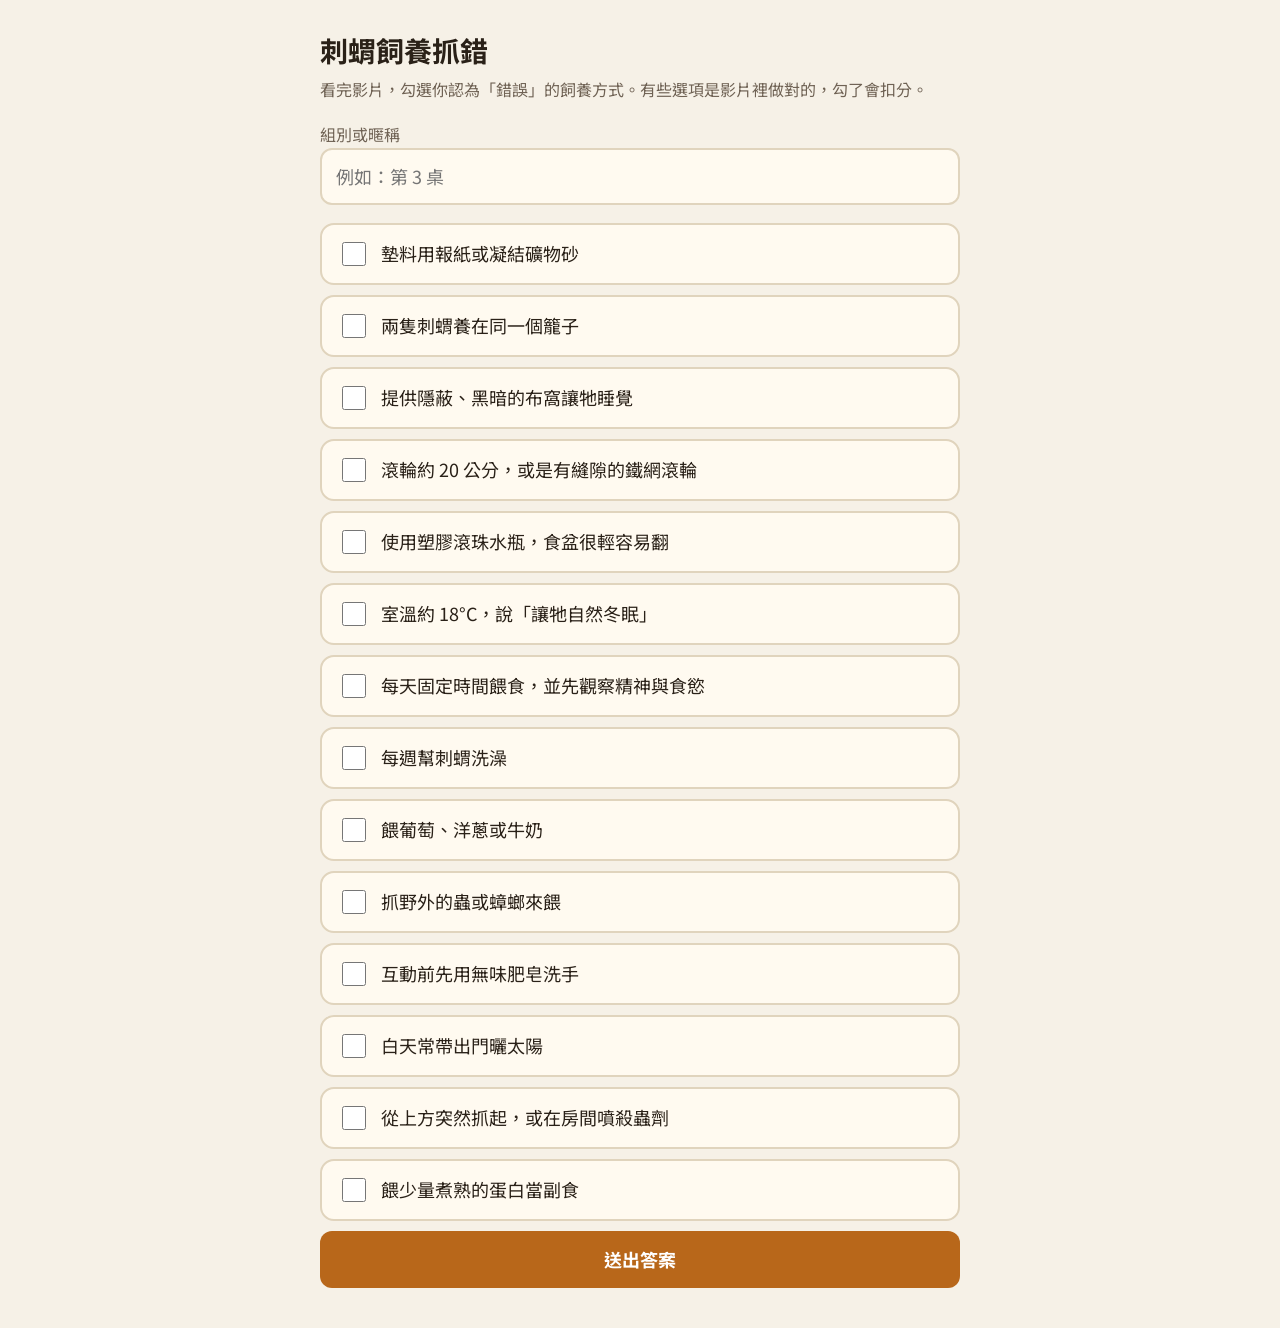
<file: index.html>
<!doctype html>
<html lang="zh-Hant"><head><meta charset="utf-8"><meta name="viewport" content="width=device-width,initial-scale=1">
<title>刺蝟抓錯</title>
<link rel="stylesheet" href="https://fonts.googleapis.com/css2?family=Noto+Sans+TC:wght@400;700;900&display=swap">
<link rel="stylesheet" href="style.css"></head>
<body><main>
<h1>刺蝟飼養抓錯</h1>
<div id="app"></div>
</main>
<script src="config.js"></script><script src="questions.js"></script>
<script>
const Q = window.QUIZ.items, app = document.getElementById("app");
const KEY = "hedgehog-done-" + window.SESSION;
function esc(s){return String(s).replace(/[&<>"]/g,c=>({"&":"&amp;","<":"&lt;",">":"&gt;",'"':"&quot;"}[c]))}
function store(v){try{if(v===undefined)return JSON.parse(localStorage.getItem(KEY));localStorage.setItem(KEY,JSON.stringify(v))}catch(e){return null}}

function renderForm(){
  app.innerHTML = `<p class="sub">看完影片，勾選你認為「錯誤」的飼養方式。有些選項是影片裡做對的，勾了會扣分。</p>
  <label for="nm" class="sub">組別或暱稱</label>
  <input type="text" id="nm" maxlength="20" placeholder="例如：第 3 桌">
  <div id="opts"></div>
  <p class="err" id="err" hidden></p>
  <button id="go">送出答案</button>`;
  const box = document.getElementById("opts");
  Q.forEach(q=>{
    const l = document.createElement("label"); l.className="opt";
    l.innerHTML = `<input type="checkbox" value="${q.id}"><span>${esc(q.text)}</span>`;
    l.querySelector("input").addEventListener("change",e=>l.classList.toggle("on",e.target.checked));
    box.appendChild(l);
  });
  document.getElementById("go").onclick = submit;
}

function score(picks){
  const real = Q.filter(q=>q.real);
  const hits = real.filter(q=>picks.includes(q.id)).length;
  const wrong = Q.filter(q=>!q.real && picks.includes(q.id)).length;
  return {hits, wrong, total: real.length};
}

function renderResult(picks){
  const s = score(picks);
  app.innerHTML = `<p class="sub">已送出，請看大螢幕。</p>
  <div class="score">${s.hits} / ${s.total}</div>
  <p class="sub">找到的錯誤，誤選 ${s.wrong} 項（影片中其實做對的）</p>
  <div id="list"></div>`;
  const list = document.getElementById("list");
  Q.forEach(q=>{
    const picked = picks.includes(q.id);
    let cls, tag;
    if(q.real && picked){cls="ok";tag="找到了"}
    else if(q.real){cls="bad";tag="漏掉了"}
    else if(picked){cls="bad";tag="誤選：這其實是對的"}
    else {cls="ok";tag="沒有誤選"}
    const d = document.createElement("div"); d.className="res "+cls;
    d.innerHTML = `<span class="tag">${tag}</span><b>${esc(q.text)}</b><small>${esc(q.fix)}</small>`;
    list.appendChild(d);
  });
}

async function submit(){
  const btn = document.getElementById("go"), err = document.getElementById("err");
  const picks = [...document.querySelectorAll("#opts input:checked")].map(i=>i.value);
  err.hidden = true;
  if(!window.DB_URL){err.textContent="尚未設定資料庫網址（config.js）。";err.hidden=false;return}
  btn.disabled = true; btn.textContent = "送出中…";
  try{
    const r = await fetch(window.DB_URL+"/answers/"+encodeURIComponent(window.SESSION)+".json",{
      method:"POST",headers:{"Content-Type":"application/json"},
      body:JSON.stringify({name:document.getElementById("nm").value.trim().slice(0,20),picks:picks.join(","),t:Date.now()})});
    if(!r.ok) throw new Error(r.status);
    store({picks}); renderResult(picks);
  }catch(e){
    err.textContent="送出失敗，請確認網路後再按一次。"; err.hidden=false;
    btn.disabled=false; btn.textContent="送出答案";
  }
}

const done = store();
if(done && done.picks) renderResult(done.picks); else renderForm();
</script></body></html>
</file>
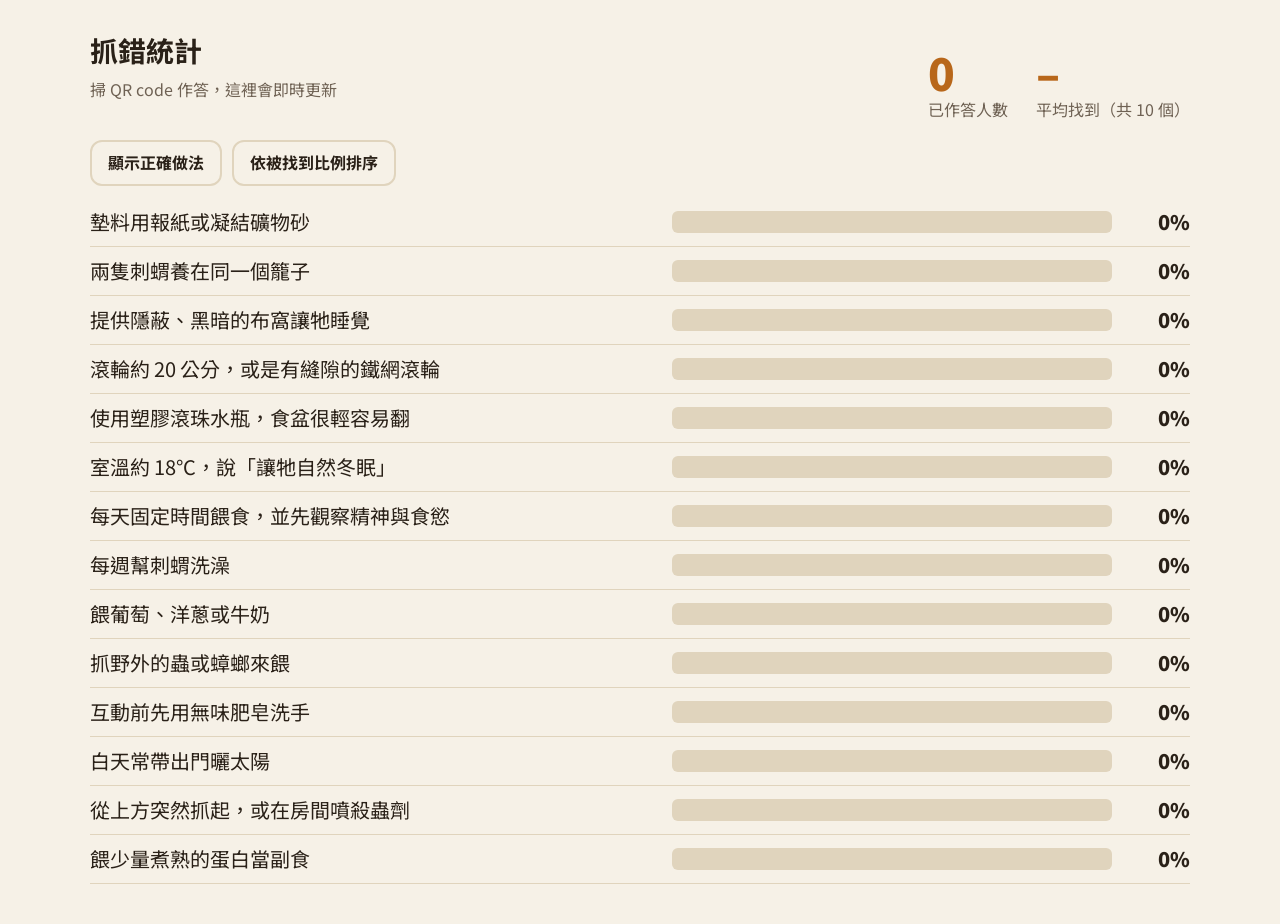
<file: dashboard.html>
<!doctype html>
<html lang="zh-Hant"><head><meta charset="utf-8"><meta name="viewport" content="width=device-width,initial-scale=1">
<title>抓錯統計</title>
<link rel="stylesheet" href="https://fonts.googleapis.com/css2?family=Noto+Sans+TC:wght@400;700;900&display=swap">
<link rel="stylesheet" href="style.css">
<style>
main{max-width:1100px}
.top{display:flex;gap:16px;flex-wrap:wrap;align-items:flex-end;justify-content:space-between;margin-bottom:18px}
.stats{display:flex;gap:28px;flex-wrap:wrap}
.stat b{display:block;font-size:44px;font-weight:900;color:var(--acc);line-height:1.1}
.stat span{color:var(--mut)}
.row{display:grid;grid-template-columns:minmax(0,1fr) minmax(120px,40%) 64px;gap:14px;align-items:center;padding:8px 0;border-bottom:1px solid var(--line);font-size:20px}
.track{height:22px;background:var(--line);border-radius:6px;overflow:hidden}
.fill{height:100%;background:var(--bar);width:0;transition:width .5s}
.reveal .decoy .fill{background:var(--bad)}
.pct{font-weight:900;text-align:right;font-variant-numeric:tabular-nums}
.badge{font-size:14px;font-weight:700;color:var(--bad);margin-left:8px}
.fix{grid-column:1/-1;color:var(--mut);font-size:16px;margin-top:-4px}
</style></head>
<body><main>
<div class="top">
  <div><h1>抓錯統計</h1><p class="sub" id="note">掃 QR code 作答，這裡會即時更新</p></div>
  <div class="stats">
    <div class="stat"><b id="n">0</b><span>已作答人數</span></div>
    <div class="stat"><b id="avg">–</b><span>平均找到（共 <span id="total">–</span> 個）</span></div>
  </div>
</div>
<div style="display:flex;gap:10px;margin-bottom:12px">
  <button class="ghost" id="rev">顯示正確做法</button>
  <button class="ghost" id="sort">依被找到比例排序</button>
</div>
<div id="rows"></div>
</main>
<script src="config.js"></script><script src="questions.js"></script>
<script>
const Q = window.QUIZ.items, rowsEl = document.getElementById("rows");
let answers = [], showFix = false, sorted = false;
function esc(s){return String(s).replace(/[&<>"]/g,c=>({"&":"&amp;","<":"&lt;",">":"&gt;",'"':"&quot;"}[c]))}

function render(){
  const n = answers.length;
  document.getElementById("n").textContent = n;
  const realIds = Q.filter(q=>q.real).map(q=>q.id);
  document.getElementById("total").textContent = realIds.length;
  const avg = n ? answers.reduce((s,a)=>s+a.picks.filter(p=>realIds.includes(p)).length,0)/n : null;
  document.getElementById("avg").textContent = avg===null ? "–" : avg.toFixed(1);
  let items = Q.map(q=>({q, c:answers.filter(a=>a.picks.includes(q.id)).length}));
  if(sorted) items.sort((a,b)=>b.c-a.c);
  rowsEl.innerHTML = items.map(({q,c})=>{
    const pct = n ? Math.round(c/n*100) : 0;
    const badge = (showFix && !q.real) ? '<span class="badge">其實是對的</span>' : '';
    return `<div class="row ${q.real?'':'decoy'}"><div>${esc(q.text)}${badge}</div>
      <div class="track"><div class="fill" style="width:${pct}%"></div></div><div class="pct">${pct}%</div>
      ${showFix?`<div class="fix">${esc(q.fix)}</div>`:''}</div>`;
  }).join("");
}

async function poll(){
  if(!window.DB_URL){document.getElementById("note").textContent="尚未設定資料庫網址（config.js）";return}
  try{
    const r = await fetch(window.DB_URL+"/answers/"+encodeURIComponent(window.SESSION)+".json");
    if(r.ok){
      const d = await r.json() || {};
      answers = Object.values(d).map(v=>({picks:String(v.picks||"").split(",").filter(Boolean)}));
      render();
    }
  }catch(e){}
}
document.getElementById("rev").onclick=e=>{showFix=!showFix;rowsEl.classList.toggle("reveal",showFix);e.target.textContent=showFix?"隱藏正確做法":"顯示正確做法";render()};
document.getElementById("sort").onclick=e=>{sorted=!sorted;e.target.textContent=sorted?"回到原順序":"依被找到比例排序";render()};
render(); poll(); setInterval(poll,2000);
</script></body></html>
</file>
<file: style.css>
:root{--bg:#f6f1e7;--fg:#2a2118;--mut:#6f6254;--card:#fffaf0;--line:#e0d4bd;--acc:#b8671a;--ok:#2f7d4f;--bad:#b3392f;--bar:#d9a15c}
@media (prefers-color-scheme:dark){:root{--bg:#1f1812;--fg:#f3eadb;--mut:#b6a58e;--card:#2b2219;--line:#40342a;--acc:#e39b3b;--ok:#6fc08e;--bad:#ef8076;--bar:#c98a3f}}
*{box-sizing:border-box}
body{margin:0;background:var(--bg);color:var(--fg);font-family:"Noto Sans TC",system-ui,sans-serif;line-height:1.6;padding:20px max(16px,env(safe-area-inset-right)) 40px max(16px,env(safe-area-inset-left))}
main{max-width:640px;margin:0 auto}
h1{font-size:28px;margin:8px 0 4px;text-wrap:balance}
.sub{color:var(--mut);margin:0 0 20px}
.opt{display:flex;gap:12px;align-items:flex-start;background:var(--card);border:2px solid var(--line);border-radius:14px;padding:14px 16px;margin:0 0 10px;font-size:18px;cursor:pointer}
.opt input{width:24px;height:24px;margin-top:3px;accent-color:var(--acc);flex:none}
.opt.on{border-color:var(--acc)}
input[type=text]{width:100%;font:inherit;font-size:18px;padding:12px 14px;border-radius:12px;border:2px solid var(--line);background:var(--card);color:var(--fg);margin:0 0 18px}
button{font:inherit;font-weight:700;font-size:18px;background:var(--acc);color:#fff;border:0;border-radius:12px;padding:14px 22px;cursor:pointer;width:100%}
button.ghost{background:transparent;color:var(--fg);border:2px solid var(--line);width:auto;padding:8px 16px;font-size:16px}
button:disabled{opacity:.5}
:focus-visible{outline:3px solid var(--acc);outline-offset:2px}
.score{font-size:44px;font-weight:900;color:var(--acc);margin:4px 0}
.res{border-radius:12px;padding:12px 16px;margin:0 0 10px;background:var(--card);border-left:6px solid var(--line)}
.res.ok{border-left-color:var(--ok)}.res.bad{border-left-color:var(--bad)}
.res b{display:block}.res small{color:var(--mut);font-size:15px}
.tag{font-size:14px;font-weight:700}
.ok .tag{color:var(--ok)}.bad .tag{color:var(--bad)}
.err{color:var(--bad);margin:10px 0}
</file>
